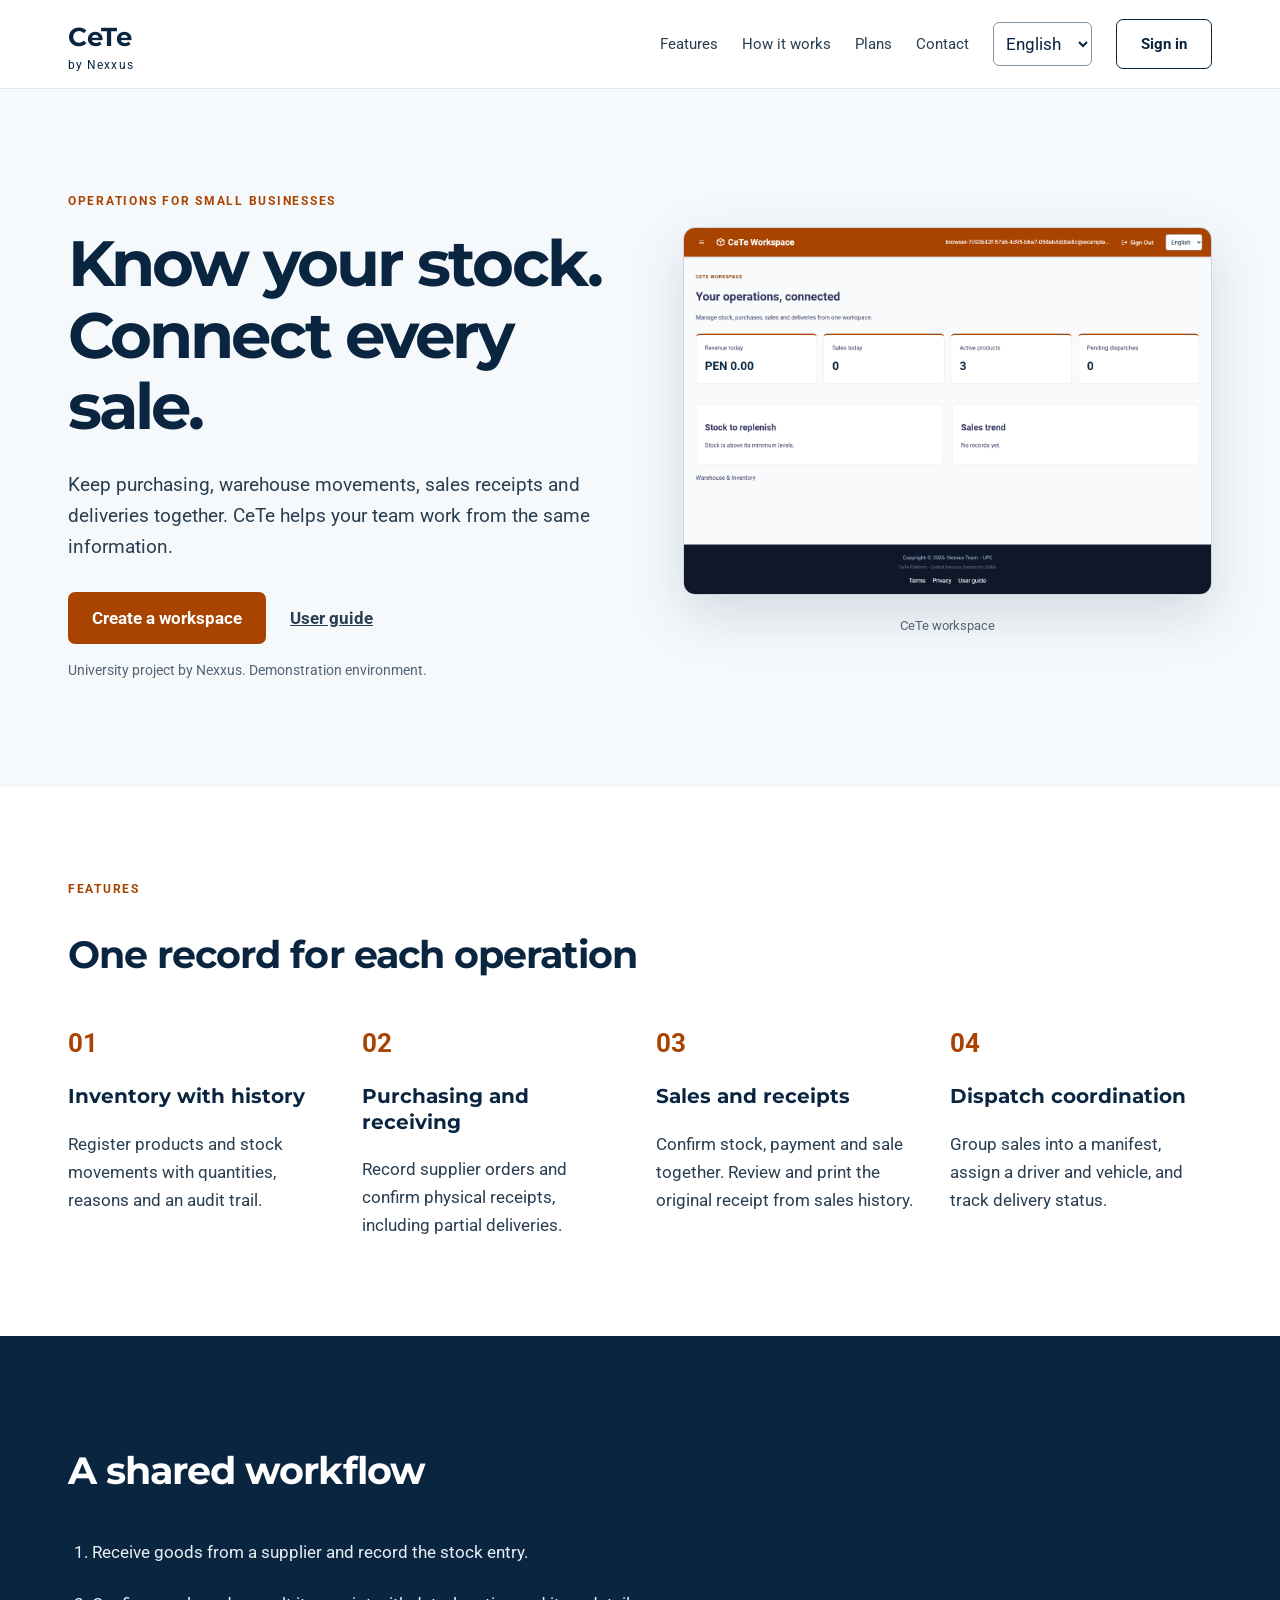
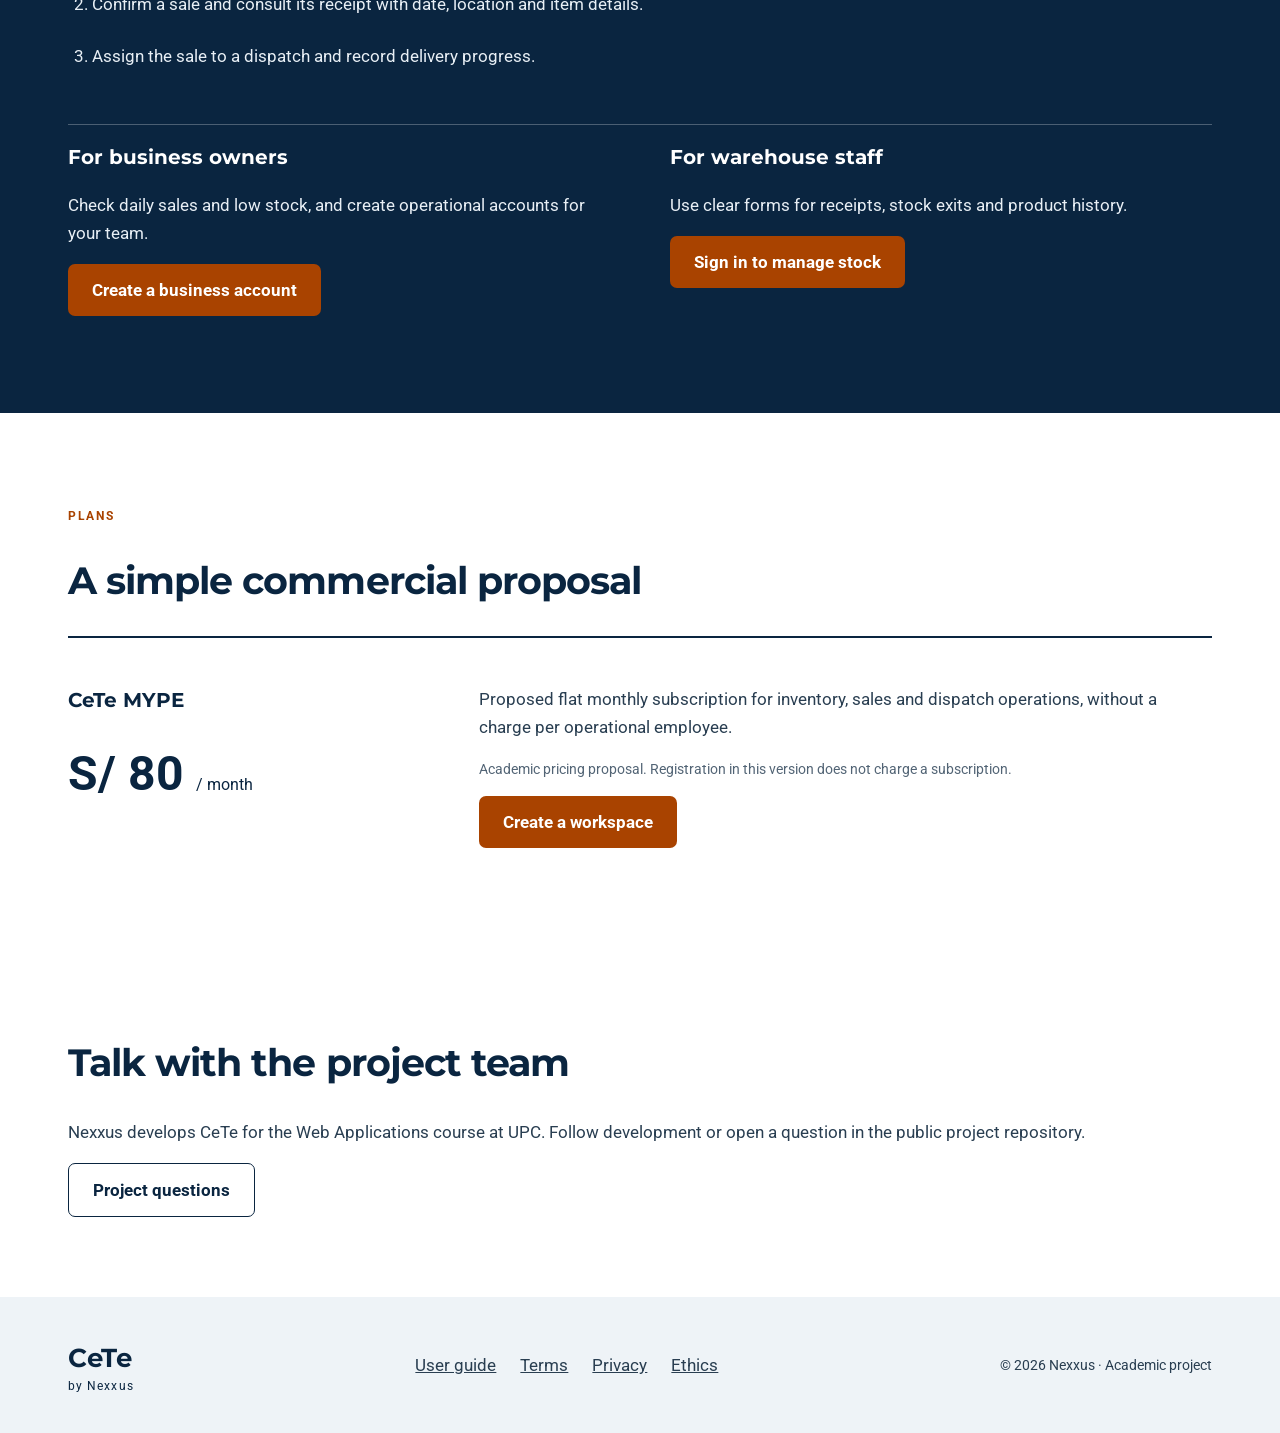
<file: index.html>
<!doctype html>
<html lang="en-US">
<head>
    <meta charset="UTF-8" />
    <meta name="viewport" content="width=device-width, initial-scale=1" />
    <title>CeTe by Nexxus · Inventory, sales and deliveries</title>
    <meta
            name="description"
            content="CeTe connects inventory, purchasing, sales receipts and deliveries for small businesses."
    />
    <meta
            name="keywords"
            content="CeTe, Nexxus, inventory, MYPES, logistics, sales"
    />
    <meta name="author" content="Nexxus" />
    <link rel="stylesheet" href="styles.css" />
    <script src="site.js" defer></script>
</head>

<body>
<a class="skip" href="#main" data-i18n="skip">Skip to content</a>

<header class="site-header">
    <nav class="container" aria-label="Main navigation">
        <a class="brand" href="index.html">
            CeTe
            <small>by Nexxus</small>
        </a>

        <button
                class="menu-button"
                aria-expanded="false"
                aria-controls="navigation"
                data-i18n="menu"
        >
            Menu
        </button>

        <div id="navigation" class="navigation">
            <a href="#features" data-i18n="features">Features</a>
            <a href="#workflow" data-i18n="workflow">How it works</a>
            <a href="#plans" data-i18n="plans">Plans</a>
            <a href="#contact" data-i18n="contact">Contact</a>

            <label class="language">
                <span class="sr-only" data-i18n="language">Language</span>
                <select id="language">
                    <option value="en_US">English</option>
                    <option value="es_419">Español</option>
                </select>
            </label>

            <a
                    class="button secondary"
                    href="https://cete-web-av2.onrender.com/#/iam/sign-in"
                    data-app="login"
                    data-i18n="login"
            >
                Sign in
            </a>
        </div>
    </nav>
</header>

<main id="main">
    <section class="hero">
        <div class="container hero-grid">
            <div>
                <p class="eyebrow" data-i18n="eyebrow">
                    Operations for small businesses
                </p>

                <h1 data-i18n="headline">
                    Know your stock. Connect every sale.
                </h1>

                <p class="lead" data-i18n="intro">
                    Keep purchasing, warehouse movements, sales receipts and
                    deliveries together. CeTe helps your team work from the same
                    information.
                </p>

                <div class="actions">
                    <a
                            class="button"
                            href="https://cete-web-av2.onrender.com/#/iam/sign-up"
                            data-app="register"
                            data-i18n="start"
                    >
                        Create a workspace
                    </a>

                    <a class="text-link" href="guide.html" data-i18n="guide">
                        Read the user guide
                    </a>
                </div>

                <p class="muted" data-i18n="academic">
                    University project by Nexxus. Demonstration environment.
                </p>
            </div>

            <figure class="product-image">
                <img
                        src="assets/workspace.png"
                        alt="CeTe inventory, purchasing and sales workspace"
                        width="1200"
                        height="800"
                />
                <figcaption data-i18n="preview">CeTe workspace</figcaption>
            </figure>
        </div>
    </section>

    <section class="container section" id="features">
        <p class="eyebrow" data-i18n="features">Features</p>
        <h2 data-i18n="featureTitle">One record for each operation</h2>

        <div class="features-grid">
            <article>
                <span class="step">01</span>
                <h3 data-i18n="inventoryTitle">Inventory with history</h3>
                <p data-i18n="inventoryText">
                    Register products and stock movements with quantities, reasons
                    and an audit trail.
                </p>
            </article>

            <article>
                <span class="step">02</span>
                <h3 data-i18n="purchaseTitle">Purchasing and receiving</h3>
                <p data-i18n="purchaseText">
                    Record supplier orders and confirm physical receipts, including
                    partial deliveries.
                </p>
            </article>

            <article>
                <span class="step">03</span>
                <h3 data-i18n="salesTitle">Sales and receipts</h3>
                <p data-i18n="salesText">
                    Confirm stock, payment and sale together. Review and print the
                    original receipt from sales history.
                </p>
            </article>

            <article>
                <span class="step">04</span>
                <h3 data-i18n="dispatchTitle">Dispatch coordination</h3>
                <p data-i18n="dispatchText">
                    Group sales into a manifest, assign a driver and vehicle, and
                    track delivery status.
                </p>
            </article>
        </div>
    </section>

    <section class="workflow section" id="workflow">
        <div class="container">
            <h2 data-i18n="workflowTitle">A shared workflow</h2>

            <ol class="workflow-list">
                <li data-i18n="workflow1">
                    Receive goods from a supplier and record the stock entry.
                </li>
                <li data-i18n="workflow2">
                    Confirm a sale and consult its receipt with date, location and
                    item details.
                </li>
                <li data-i18n="workflow3">
                    Assign the sale to a dispatch and record delivery progress.
                </li>
            </ol>

            <div class="audiences">
                <article>
                    <h3 data-i18n="ownersTitle">For business owners</h3>
                    <p data-i18n="ownersText">
                        Check daily sales and low stock, and create operational
                        accounts for your team.
                    </p>
                    <p>
                        <a
                                class="button"
                                href="https://cete-web-av2.onrender.com/#/iam/sign-up"
                                data-app="register"
                                data-i18n="ownersCta"
                        >
                            Create a business account
                        </a>
                    </p>
                </article>

                <article>
                    <h3 data-i18n="operatorsTitle">For warehouse staff</h3>
                    <p data-i18n="operatorsText">
                        Use clear forms for receipts, stock exits and product history.
                    </p>
                    <p>
                        <a
                                class="button"
                                href="https://cete-web-av2.onrender.com/#/iam/sign-in"
                                data-app="login"
                                data-i18n="operatorsCta"
                        >
                            Sign in to manage stock
                        </a>
                    </p>
                </article>
            </div>
        </div>
    </section>

    <section class="container section" id="plans">
        <p class="eyebrow" data-i18n="plans">Plans</p>
        <h2 data-i18n="planTitle">A simple commercial proposal</h2>

        <div class="plan">
            <div>
                <h3>CeTe MYPE</h3>
                <p class="price">S/ 80 <small data-i18n="month">/ month</small></p>
            </div>

            <div>
                <p data-i18n="planText">
                    Proposed flat monthly subscription for inventory, sales and
                    dispatch operations, without a charge per operational employee.
                </p>
                <p class="muted" data-i18n="planNote">
                    Academic pricing proposal. Registration in this version does not
                    charge a subscription.
                </p>
                <a
                        class="button"
                        href="https://cete-web-av2.onrender.com/#/iam/sign-up"
                        data-app="register"
                        data-i18n="start"
                >
                    Create a workspace
                </a>
            </div>
        </div>
    </section>

    <section class="container section" id="contact">
        <h2 data-i18n="contactTitle">Talk with the project team</h2>
        <p data-i18n="contactText">
            Nexxus develops CeTe for the Web Applications course at UPC. Follow
            development or open a question in the public project repository.
        </p>
        <a
                class="button secondary"
                href="https://github.com/Nexxus-ops/FrontEnd-CeTe/issues"
                target="_blank"
                rel="noopener noreferrer"
                data-i18n="projectContact"
        >
            Project questions
        </a>
    </section>
</main>

<footer>
    <div class="container footer-row">
        <a class="brand" href="index.html">
            CeTe
            <small>by Nexxus</small>
        </a>

        <nav aria-label="Resources">
            <a href="guide.html" data-i18n="guide">User guide</a>
            <a href="terms.html" data-i18n="terms">Terms</a>
            <a href="privacy.html" data-i18n="privacy">Privacy</a>
            <a href="ethics.html" data-i18n="ethics">Ethics</a>
        </nav>

        <p data-i18n="copyright">© 2026 Nexxus · Academic project</p>
    </div>
</footer>
</body>
</html>
</file>
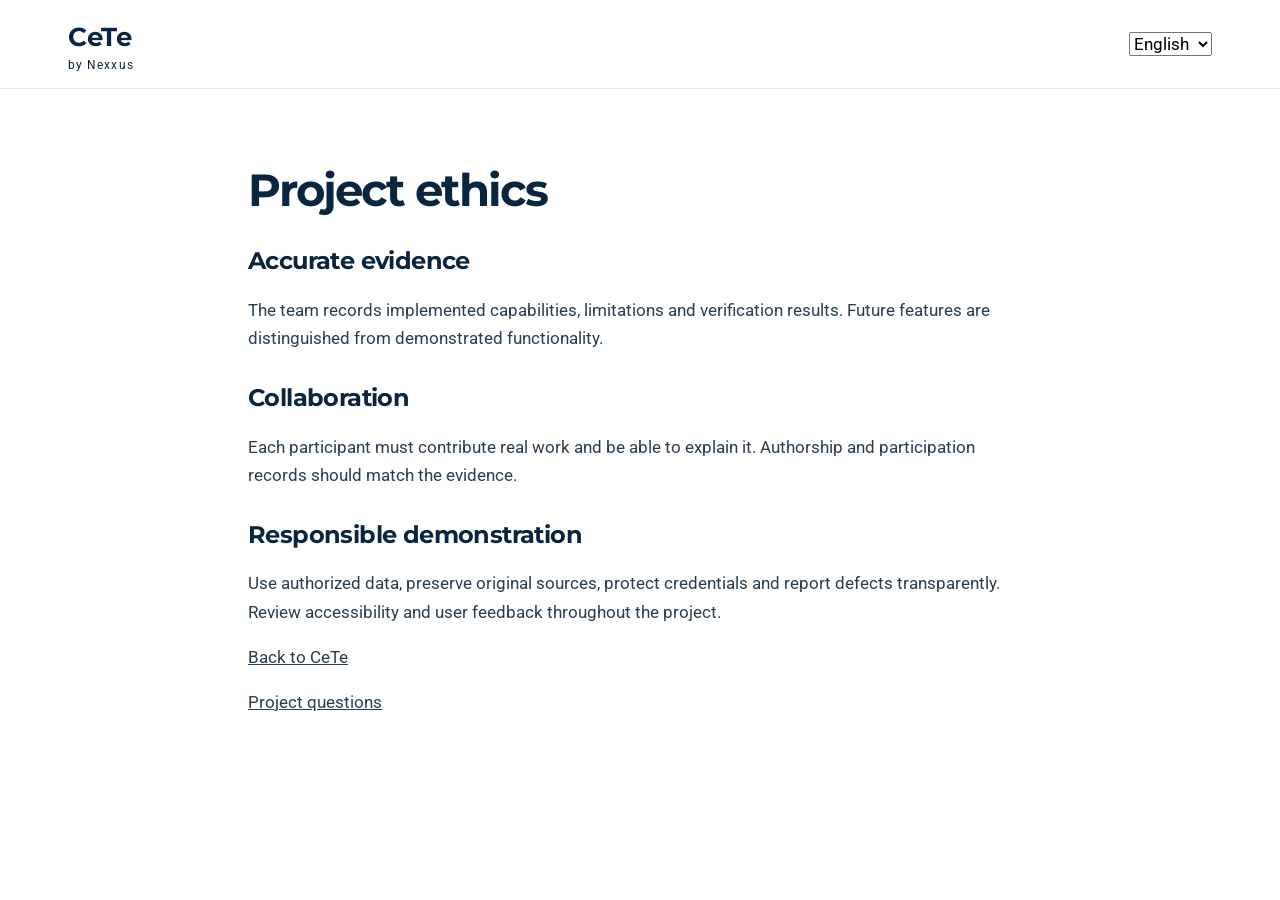
<file: ethics.html>
<!doctype html><html lang="en-US"><head><meta charset="UTF-8"><meta name="viewport" content="width=device-width,initial-scale=1"><title>CeTe · Project ethics</title><meta name="description" content="Project ethics"><meta name="author" content="Nexxus"><link rel="stylesheet" href="styles.css"><script src="site.js" defer></script></head><body><header class="site-header"><nav class="container"><a href="index.html" class="brand">CeTe <small>by Nexxus</small></a><label><span class="sr-only" data-i18n="language">Language</span><select id="language"><option value="en_US">English</option><option value="es_419">Español</option></select></label></nav></header><main class="container document"><section data-locale="en_US"><h1>Project ethics</h1><h2>Accurate evidence</h2><p>The team records implemented capabilities, limitations and verification results. Future features are distinguished from demonstrated functionality.</p><h2>Collaboration</h2><p>Each participant must contribute real work and be able to explain it. Authorship and participation records should match the evidence.</p><h2>Responsible demonstration</h2><p>Use authorized data, preserve original sources, protect credentials and report defects transparently. Review accessibility and user feedback throughout the project.</p></section><section data-locale="es_419" hidden><h1>Ética del proyecto</h1><h2>Evidencias precisas</h2><p>El equipo registra capacidades implementadas, limitaciones y resultados de verificación. Las funciones futuras se distinguen de la funcionalidad demostrada.</p><h2>Colaboración</h2><p>Cada integrante debe aportar trabajo real y poder explicarlo. La autoría y los registros de participación deben coincidir con las evidencias.</p><h2>Demostración responsable</h2><p>Usa datos autorizados, conserva las fuentes originales, protege credenciales y comunica los defectos de forma transparente. Revisa accesibilidad y observaciones de usuarios durante el proyecto.</p></section><a href="index.html" data-i18n="back">Back to CeTe</a><p><a href="https://github.com/Nexxus-ops/FrontEnd-CeTe/issues" target="_blank" rel="noopener noreferrer" data-i18n="projectContact">Project questions</a></p></main></body></html>
</file>
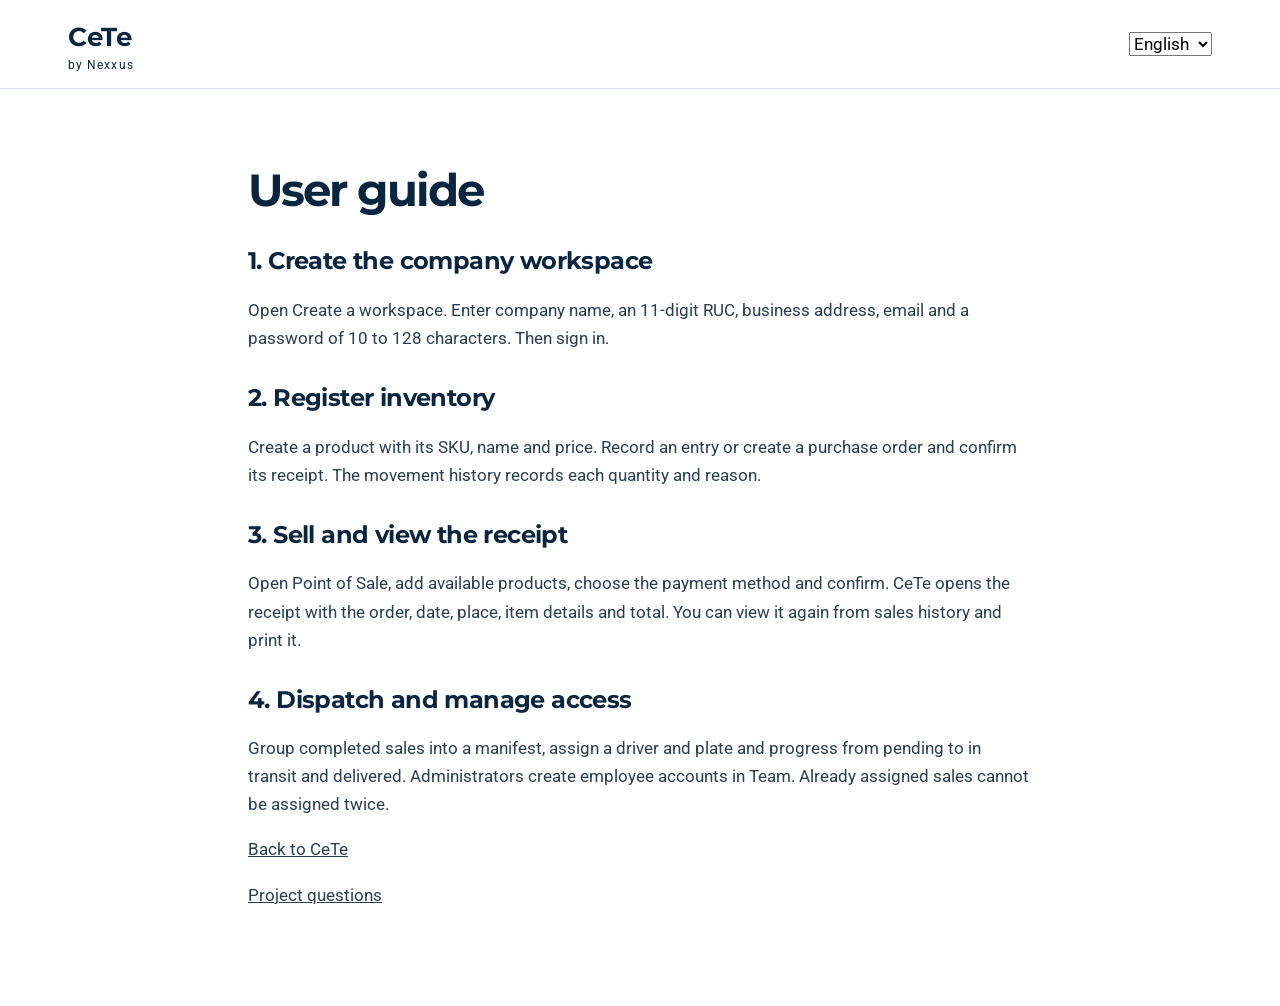
<file: guide.html>
<!doctype html><html lang="en-US"><head><meta charset="UTF-8"><meta name="viewport" content="width=device-width,initial-scale=1"><title>CeTe · User guide</title><meta name="description" content="User guide"><meta name="author" content="Nexxus"><link rel="stylesheet" href="styles.css"><script src="site.js" defer></script></head><body><header class="site-header"><nav class="container"><a href="index.html" class="brand">CeTe <small>by Nexxus</small></a><label><span class="sr-only" data-i18n="language">Language</span><select id="language"><option value="en_US">English</option><option value="es_419">Español</option></select></label></nav></header><main class="container document"><section data-locale="en_US"><h1>User guide</h1><h2>1. Create the company workspace</h2><p>Open Create a workspace. Enter company name, an 11-digit RUC, business address, email and a password of 10 to 128 characters. Then sign in.</p><h2>2. Register inventory</h2><p>Create a product with its SKU, name and price. Record an entry or create a purchase order and confirm its receipt. The movement history records each quantity and reason.</p><h2>3. Sell and view the receipt</h2><p>Open Point of Sale, add available products, choose the payment method and confirm. CeTe opens the receipt with the order, date, place, item details and total. You can view it again from sales history and print it.</p><h2>4. Dispatch and manage access</h2><p>Group completed sales into a manifest, assign a driver and plate and progress from pending to in transit and delivered. Administrators create employee accounts in Team. Already assigned sales cannot be assigned twice.</p></section><section data-locale="es_419" hidden><h1>Guía de uso</h1><h2>1. Crea el espacio de tu empresa</h2><p>Abre Crear un espacio de trabajo. Ingresa empresa, RUC de 11 dígitos, dirección, correo y contraseña de 10 a 128 caracteres. Luego inicia sesión.</p><h2>2. Registra el inventario</h2><p>Crea un producto con SKU, nombre y precio. Registra un ingreso o crea una orden de compra y confirma su recepción. El historial conserva cada cantidad y motivo.</p><h2>3. Vende y consulta la boleta</h2><p>Abre Punto de Venta, agrega productos disponibles, elige el método de pago y confirma. CeTe abre la boleta con orden, fecha, lugar, productos e importe. Puedes volver a consultarla desde el historial e imprimirla.</p><h2>4. Despacha y gestiona accesos</h2><p>Agrupa ventas completadas en un manifiesto, asigna conductor y placa y avanza de pendiente a en ruta y entregado. El administrador crea cuentas en Equipo. Una venta asignada no puede asignarse dos veces.</p></section><a href="index.html" data-i18n="back">Back to CeTe</a><p><a href="https://github.com/Nexxus-ops/FrontEnd-CeTe/issues" target="_blank" rel="noopener noreferrer" data-i18n="projectContact">Project questions</a></p></main></body></html>
</file>
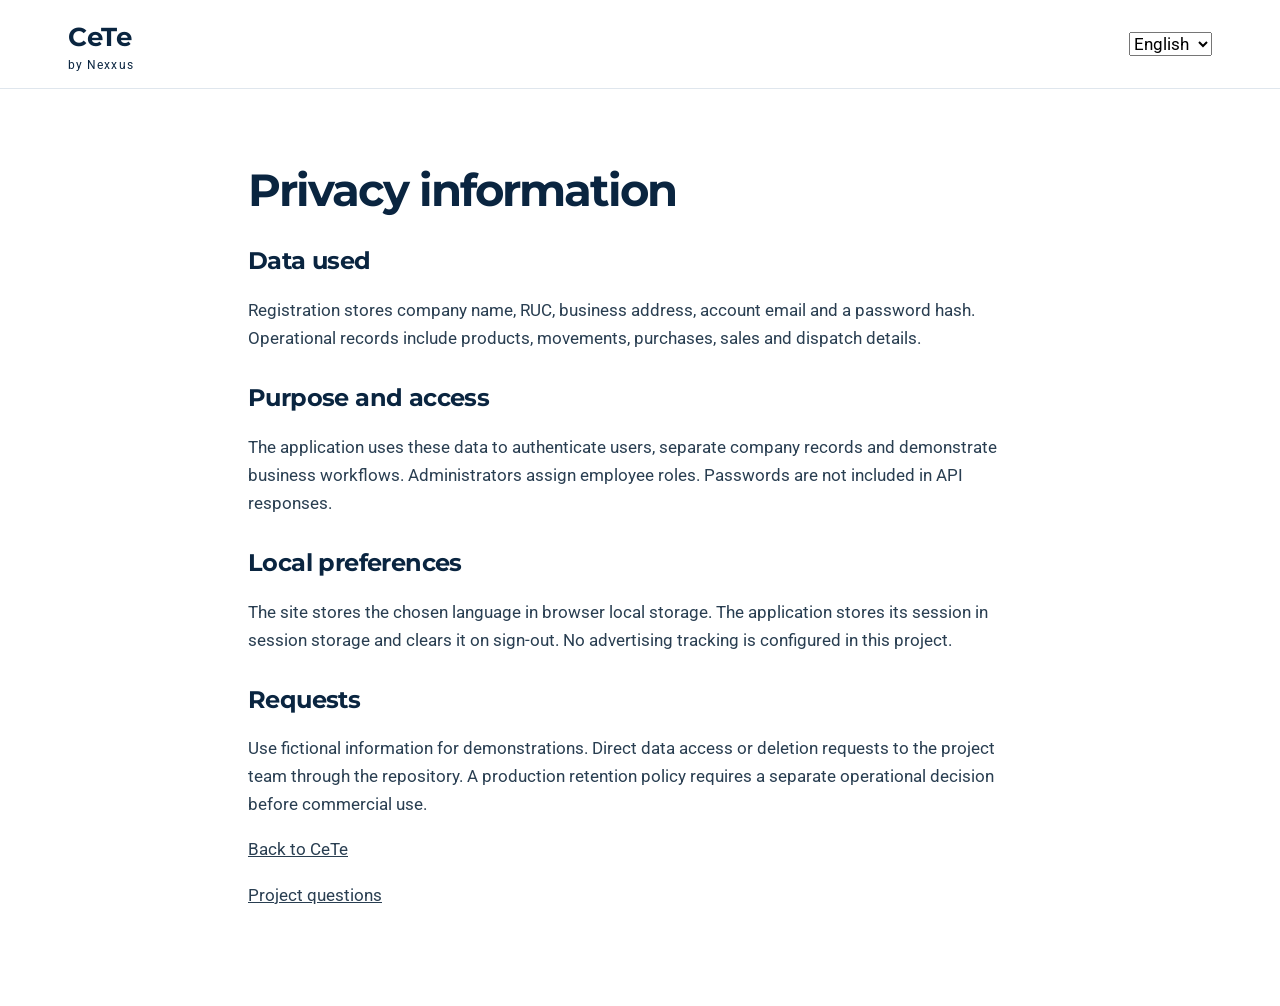
<file: privacy.html>
<!doctype html><html lang="en-US"><head><meta charset="UTF-8"><meta name="viewport" content="width=device-width,initial-scale=1"><title>CeTe · Privacy information</title><meta name="description" content="Privacy information"><meta name="author" content="Nexxus"><link rel="stylesheet" href="styles.css"><script src="site.js" defer></script></head><body><header class="site-header"><nav class="container"><a href="index.html" class="brand">CeTe <small>by Nexxus</small></a><label><span class="sr-only" data-i18n="language">Language</span><select id="language"><option value="en_US">English</option><option value="es_419">Español</option></select></label></nav></header><main class="container document"><section data-locale="en_US"><h1>Privacy information</h1><h2>Data used</h2><p>Registration stores company name, RUC, business address, account email and a password hash. Operational records include products, movements, purchases, sales and dispatch details.</p><h2>Purpose and access</h2><p>The application uses these data to authenticate users, separate company records and demonstrate business workflows. Administrators assign employee roles. Passwords are not included in API responses.</p><h2>Local preferences</h2><p>The site stores the chosen language in browser local storage. The application stores its session in session storage and clears it on sign-out. No advertising tracking is configured in this project.</p><h2>Requests</h2><p>Use fictional information for demonstrations. Direct data access or deletion requests to the project team through the repository. A production retention policy requires a separate operational decision before commercial use.</p></section><section data-locale="es_419" hidden><h1>Información de privacidad</h1><h2>Datos utilizados</h2><p>El registro almacena nombre de empresa, RUC, dirección, correo de la cuenta y un hash de contraseña. Los registros operativos incluyen productos, movimientos, compras, ventas y despachos.</p><h2>Propósito y acceso</h2><p>La aplicación utiliza estos datos para autenticar usuarios, separar registros empresariales y demostrar los flujos del negocio. El administrador asigna roles. Las respuestas del API no incluyen contraseñas.</p><h2>Preferencias locales</h2><p>El sitio conserva el idioma elegido en el almacenamiento local del navegador. La aplicación conserva la sesión en el almacenamiento de sesión y la elimina al salir. Este proyecto no configura seguimiento publicitario.</p><h2>Solicitudes</h2><p>Usa información ficticia para las demostraciones. Dirige solicitudes de acceso o eliminación al equipo del proyecto mediante el repositorio. Una política productiva de conservación requiere una decisión operativa antes del uso comercial.</p></section><a href="index.html" data-i18n="back">Back to CeTe</a><p><a href="https://github.com/Nexxus-ops/FrontEnd-CeTe/issues" target="_blank" rel="noopener noreferrer" data-i18n="projectContact">Project questions</a></p></main></body></html>
</file>
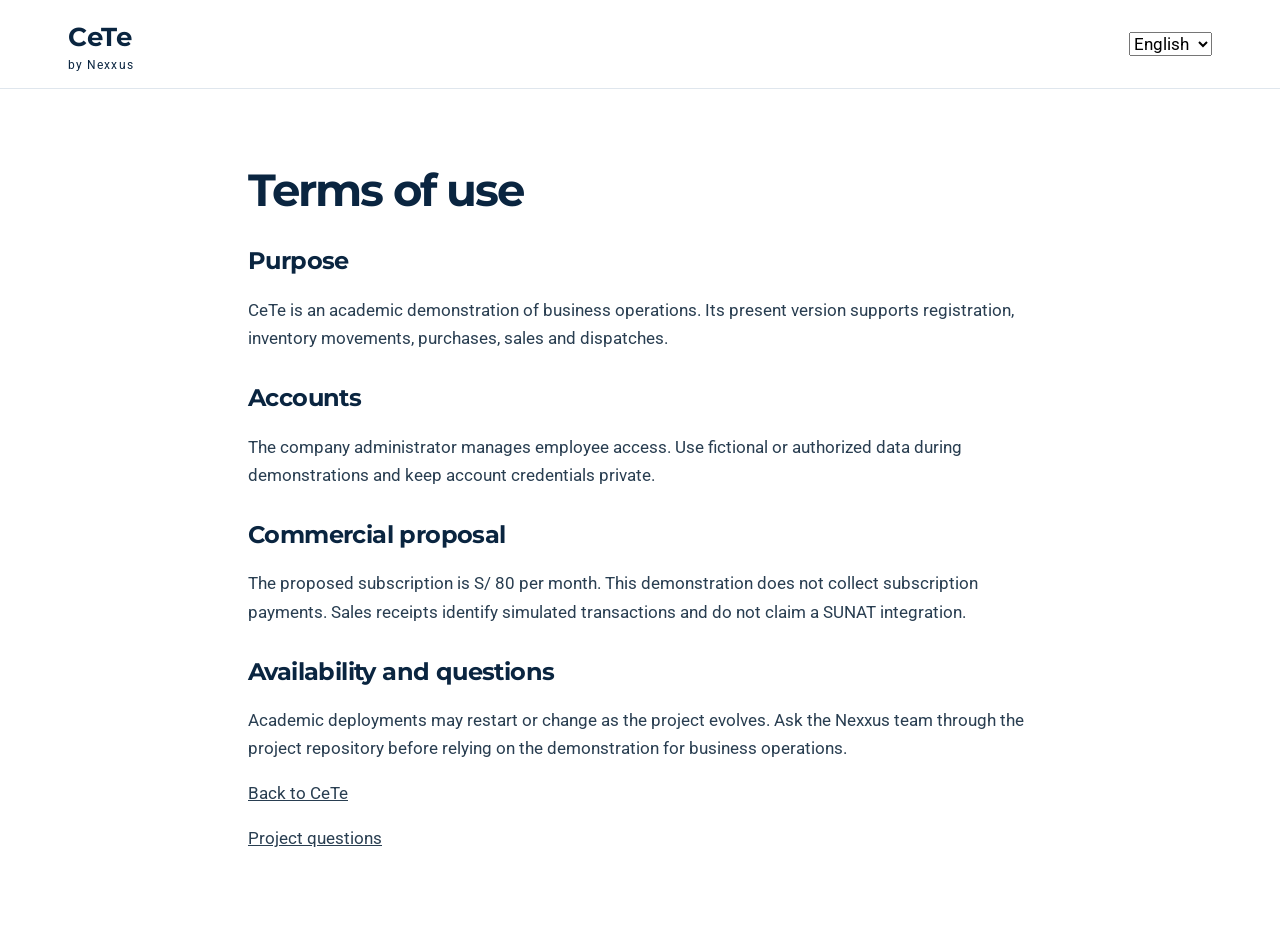
<file: terms.html>
<!doctype html><html lang="en-US"><head><meta charset="UTF-8"><meta name="viewport" content="width=device-width,initial-scale=1"><title>CeTe · Terms of use</title><meta name="description" content="Terms of use"><meta name="author" content="Nexxus"><link rel="stylesheet" href="styles.css"><script src="site.js" defer></script></head><body><header class="site-header"><nav class="container"><a href="index.html" class="brand">CeTe <small>by Nexxus</small></a><label><span class="sr-only" data-i18n="language">Language</span><select id="language"><option value="en_US">English</option><option value="es_419">Español</option></select></label></nav></header><main class="container document"><section data-locale="en_US"><h1>Terms of use</h1><h2>Purpose</h2><p>CeTe is an academic demonstration of business operations. Its present version supports registration, inventory movements, purchases, sales and dispatches.</p><h2>Accounts</h2><p>The company administrator manages employee access. Use fictional or authorized data during demonstrations and keep account credentials private.</p><h2>Commercial proposal</h2><p>The proposed subscription is S/ 80 per month. This demonstration does not collect subscription payments. Sales receipts identify simulated transactions and do not claim a SUNAT integration.</p><h2>Availability and questions</h2><p>Academic deployments may restart or change as the project evolves. Ask the Nexxus team through the project repository before relying on the demonstration for business operations.</p></section><section data-locale="es_419" hidden><h1>Términos de uso</h1><h2>Propósito</h2><p>CeTe es una demostración académica de operaciones empresariales. Su versión actual permite registro, movimientos de inventario, compras, ventas y despachos.</p><h2>Cuentas</h2><p>El administrador de la empresa gestiona los accesos de sus trabajadores. Usa datos ficticios o autorizados durante las demostraciones y conserva las credenciales de forma privada.</p><h2>Propuesta comercial</h2><p>La suscripción propuesta es de S/ 80 mensuales. Esta demostración no cobra suscripciones. Las boletas identifican operaciones simuladas y no afirman una integración con SUNAT.</p><h2>Disponibilidad y consultas</h2><p>Los despliegues académicos pueden reiniciarse o cambiar con la evolución del proyecto. Consulta con Nexxus mediante el repositorio antes de depender de esta demostración para operar un negocio.</p></section><a href="index.html" data-i18n="back">Back to CeTe</a><p><a href="https://github.com/Nexxus-ops/FrontEnd-CeTe/issues" target="_blank" rel="noopener noreferrer" data-i18n="projectContact">Project questions</a></p></main></body></html>
</file>
<file: styles.css>
@import url('https://fonts.googleapis.com/css2?family=Roboto:wght@400;500;700&family=Montserrat:wght@600;700&display=swap');
:root{--navy:#0a2540;--accent:#a94300;--light:#f6f9fc;--text:#293e51;--muted:#526475}
*{box-sizing:border-box}html{scroll-behavior:smooth;scroll-padding-top:100px}body{margin:0;font:17px/1.65 Roboto,Arial,sans-serif;color:var(--text);background:white}h1,h2,h3,.brand{font-family:Montserrat,Arial,sans-serif;color:var(--navy)}h1{font-size:clamp(2.6rem,5vw,4.4rem);line-height:1.12;letter-spacing:-.045em;margin:1rem 0 1.6rem}h2{font-size:clamp(1.8rem,3vw,2.5rem);line-height:1.2;letter-spacing:-.025em}h3{line-height:1.3}a{color:inherit}button,select{font:inherit}.container{max-width:1200px;margin:auto;padding:0 28px}.site-header{position:sticky;top:0;z-index:10;background:white;border-bottom:1px solid #dfe6ed}.site-header nav{min-height:88px;display:flex;justify-content:space-between;align-items:center;gap:24px}.brand{font-size:1.6rem;font-weight:700;text-decoration:none;white-space:nowrap}.brand small{display:block;font:12px Roboto,sans-serif;letter-spacing:.09em}.navigation{display:flex;align-items:center;gap:24px}.navigation a{text-decoration:none;font-size:.92rem}.language select{border:1px solid #8293a2;border-radius:6px;min-height:44px;background:white;padding:8px;color:var(--navy)}.button{display:inline-flex;align-items:center;justify-content:center;background:var(--accent);color:white;text-decoration:none;min-height:48px;padding:12px 24px;border-radius:7px;font-weight:700}.button:hover{background:#863500}.button.secondary{background:white;color:var(--navy);border:1px solid var(--navy)}.hero{background:var(--light);padding:90px 0}.hero-grid{display:grid;grid-template-columns:1.05fr 1fr;align-items:center;gap:60px}.eyebrow{font-size:.78rem;text-transform:uppercase;font-weight:700;letter-spacing:.14em;color:var(--accent)}.lead{font-size:1.18rem}.actions{display:flex;gap:24px;align-items:center;flex-wrap:wrap;margin-top:30px}.text-link{font-weight:700}.muted{font-size:.9rem;color:var(--muted)}.product-image{margin:0}.product-image img{width:100%;height:auto;border:1px solid #c9d6e2;border-radius:12px;box-shadow:0 20px 55px #0a254026}.product-image figcaption{font-size:.8rem;text-align:center;color:var(--muted);margin:12px}.section{padding-top:80px;padding-bottom:80px}.features-grid{display:grid;grid-template-columns:repeat(4,1fr);gap:32px;margin-top:44px}.step{font-size:1.6rem;font-weight:700;color:var(--accent)}.workflow{background:var(--navy);color:#e8eff5}.workflow h2,.workflow h3{color:white}.workflow-list{padding-left:24px;max-width:800px}.workflow-list li{padding:12px 0}.audiences{display:grid;grid-template-columns:1fr 1fr;gap:60px;margin-top:42px;border-top:1px solid #ffffff44}.plan{display:grid;grid-template-columns:1fr 2fr;gap:44px;border-top:2px solid var(--navy);padding-top:30px}.price{font-size:3rem;font-weight:700;margin:0;color:var(--navy)}.price small{font-size:1rem;font-weight:400}.footer-row{display:flex;justify-content:space-between;align-items:center;gap:32px;flex-wrap:wrap;padding-top:40px;padding-bottom:40px}footer{background:#eef3f7}footer nav{display:flex;gap:24px;flex-wrap:wrap}footer p{font-size:.85rem}.menu-button{display:none}.skip{position:absolute;left:20px;top:-100px;background:white;padding:12px;z-index:100}.skip:focus{top:4px}:focus-visible{outline:3px solid #a94300;outline-offset:4px}.sr-only{position:absolute;width:1px;height:1px;overflow:hidden;clip-path:inset(50%)}.document{max-width:840px;padding-top:60px;padding-bottom:80px}.document h1{font-size:2.8rem}.document h2{font-size:1.5rem;margin-top:2rem}
@media(max-width:960px){.menu-button{display:block;min-height:44px;padding:8px 14px;border:1px solid var(--navy);background:white;border-radius:6px}.site-header nav{flex-wrap:wrap;padding-top:16px;padding-bottom:16px}.navigation{display:none;width:100%;align-items:stretch;flex-direction:column;padding:12px 0}.navigation.open{display:flex}.hero{padding:55px 0}.hero-grid{grid-template-columns:1fr;gap:40px}.features-grid{grid-template-columns:1fr 1fr}.plan{grid-template-columns:1fr;gap:16px}}@media(max-width:550px){.container{padding-left:20px;padding-right:20px}.features-grid,.audiences{grid-template-columns:1fr}.section{padding-top:55px;padding-bottom:55px}.features-grid{gap:20px}.audiences{gap:16px}.actions{gap:16px}.footer-row{align-items:flex-start;flex-direction:column}}
@media(prefers-reduced-motion:reduce){html{scroll-behavior:auto}}
</file>
